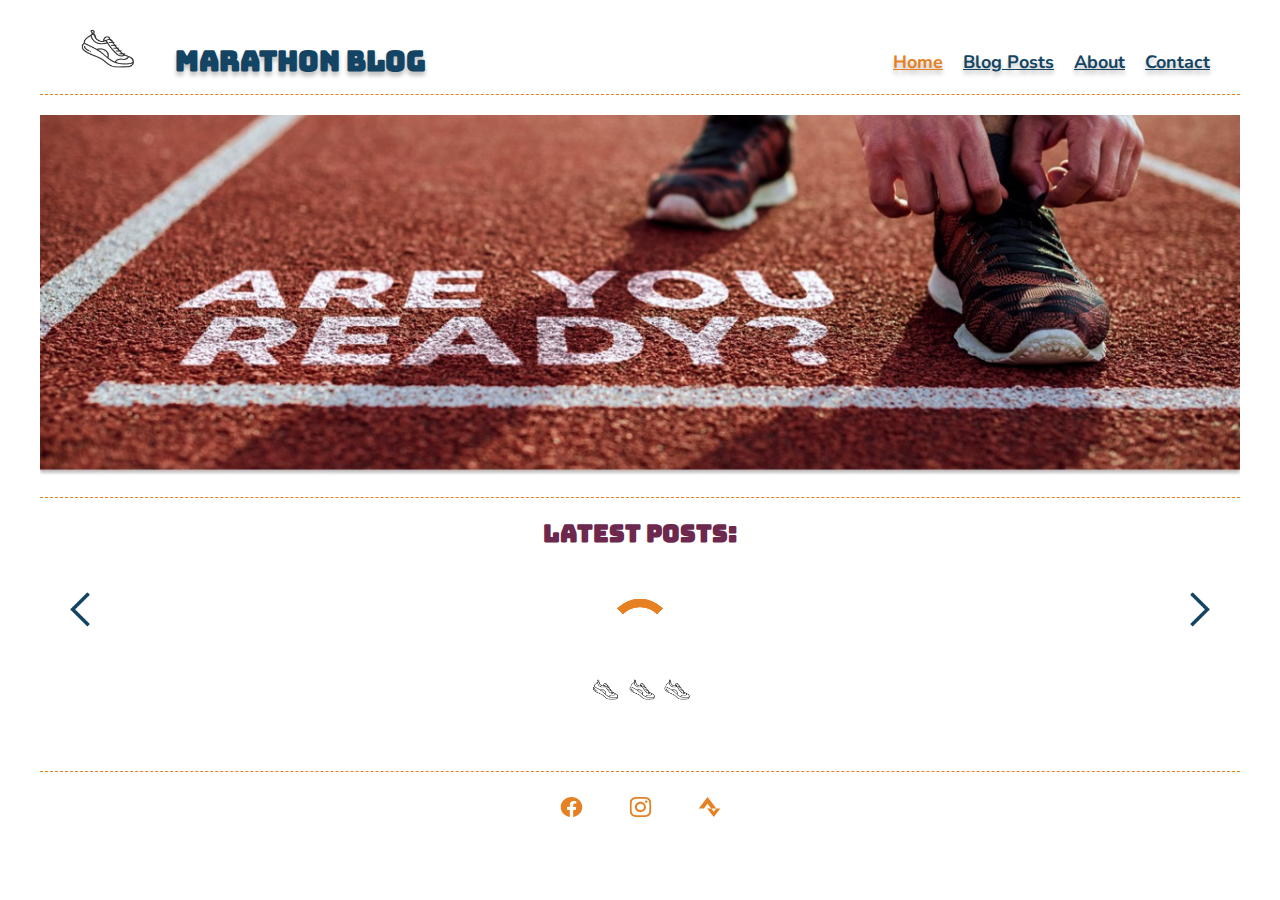
<file: index.html>
<!DOCTYPE html>
<html lang="en">
  <head>
    <meta charset="UTF-8" />
    <meta http-equiv="X-UA-Compatible" content="IE=edge" />
    <meta name="viewport" content="width=device-width, initial-scale=1.0" />
    <meta
      name="description"
      content="Anastassia Sommer's blog about marathon running, training, nutrition and other interesting tips and insites about running"
    />
    <title>Marathon Blog</title>
    <style>
      @import url("https://fonts.googleapis.com/css2?family=Bungee&family=Bungee+Spice&family=Nunito:wght@400;700&family=Poppins:wght@500&display=swap");
    </style>
    <link rel="stylesheet" href="css/style.css" />
    <!-- Hotjar Tracking Code for Marathon Blog -->
    <script>
      (function (h, o, t, j, a, r) {
        h.hj =
          h.hj ||
          function () {
            (h.hj.q = h.hj.q || []).push(arguments);
          };
        h._hjSettings = { hjid: 3377107, hjsv: 6 };
        a = o.getElementsByTagName("head")[0];
        r = o.createElement("script");
        r.async = 1;
        r.src = t + h._hjSettings.hjid + j + h._hjSettings.hjsv;
        a.appendChild(r);
      })(window, document, "https://static.hotjar.com/c/hotjar-", ".js?sv=");
    </script>
  </head>
  <body>
    <header>
      <a href="index.html"
        ><img src="./img/logo.jpg" alt="Running shoe logo" id="logo"
      /></a>

      <h1>Marathon Blog</h1>
      <nav class="nav-menu">
        <ul>
          <li class="nav-item">
            <a href="index.html" class="active-link">Home</a>
          </li>
          <li class="nav-item">
            <a href="posts.html">Blog Posts</a>
          </li>
          <li class="nav-item">
            <a href="about.html">About</a>
          </li>
          <li class="nav-item">
            <a href="contact.html">Contact</a>
          </li>
        </ul>
        <img src="./img/menu-img.jpg" alt="legs of a runner" />
      </nav>
      <div class="hamburger">
        <span class="bar"></span>
        <span class="bar"></span>
        <span class="bar"></span>
      </div>
    </header>

    <main>
      <img src="img/hero.jpeg" alt="running shoes" id="hero-img" />
      <h2 class="page-heading">Latest posts:</h2>

      <section class="container latest-container">
        <a href=""
          ><img src="/icons/left.png" alt="left arrow" id="previous"
        /></a>
        <div class="latest-container" id="slider">
          <div class="lds-ring loader-container">
            <div></div>
            <div></div>
            <div></div>
            <div></div>
          </div>
        </div>

        <a href="">
          <img src="/icons/right.png" alt="right arrow" id="next"
        /></a>
      </section>
      <img
        src="img/separator-logo.jpg"
        alt="3 running shoes "
        id="separator-logo"
      />
    </main>
    <footer>
      <a href="https://www.facebook.com/"
        ><img src="icons/fb-icon.svg" alt="Facebook icon" class="social-icon"
      /></a>
      <a href="https://www.instagram.com/"
        ><img src="icons/ig-icon.svg" alt="Instagram icon" class="social-icon"
      /></a>
      <a href="https://www.strava.com/"
        ><img src="icons/strava-icon.svg" alt="Strava icon" class="social-icon"
      /></a>
    </footer>
    <script src="./js/main.js"></script>
    <script src="./js/slider.js"></script>
  </body>
</html>
</file>
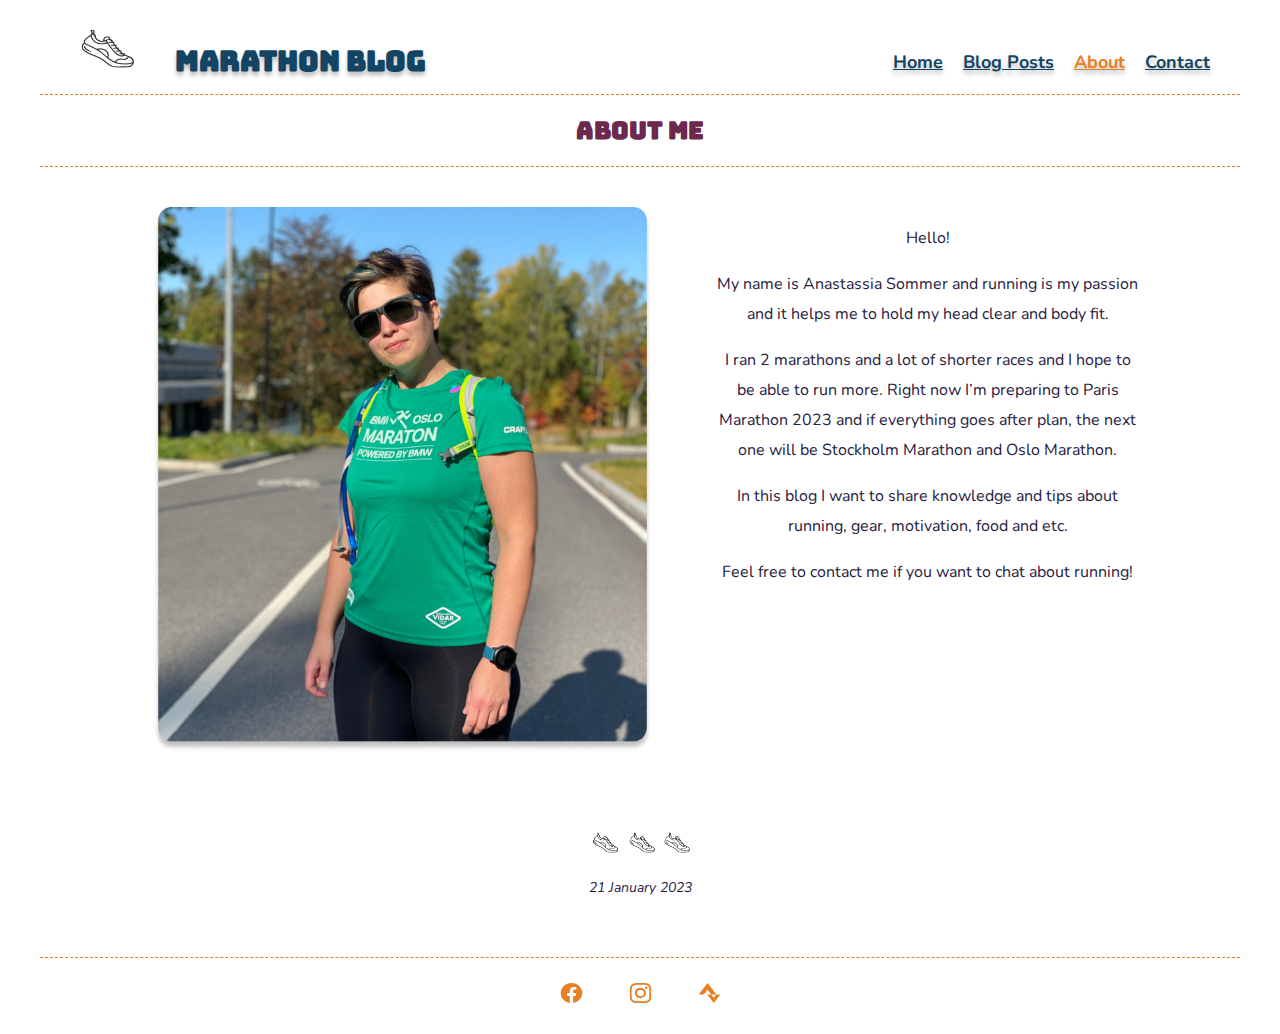
<file: about.html>
<!DOCTYPE html>
<html lang="en">
  <head>
    <meta charset="UTF-8" />
    <meta http-equiv="X-UA-Compatible" content="IE=edge" />
    <meta name="viewport" content="width=device-width, initial-scale=1.0" />
    <meta
      name="description"
      content="Information about Marathon Blog author Anastassia Sommer"
    />
    <title>About Me | Marathon Blog</title>
    <style>
      @import url("https://fonts.googleapis.com/css2?family=Bungee&family=Bungee+Spice&family=Nunito:wght@400;700&family=Poppins:wght@500&display=swap");
    </style>
    <link rel="stylesheet" href="css/style.css" />
    <!-- Hotjar Tracking Code for Marathon Blog -->
    <script>
      (function (h, o, t, j, a, r) {
        h.hj =
          h.hj ||
          function () {
            (h.hj.q = h.hj.q || []).push(arguments);
          };
        h._hjSettings = { hjid: 3377107, hjsv: 6 };
        a = o.getElementsByTagName("head")[0];
        r = o.createElement("script");
        r.async = 1;
        r.src = t + h._hjSettings.hjid + j + h._hjSettings.hjsv;
        a.appendChild(r);
      })(window, document, "https://static.hotjar.com/c/hotjar-", ".js?sv=");
    </script>
  </head>
  <body>
    <header>
      <a href="index.html"
        ><img src="./img/logo.jpg" alt="Running shoe logo" id="logo"
      /></a>

      <h1>Marathon Blog</h1>
      <nav class="nav-menu">
        <ul>
          <li class="nav-item">
            <a href="index.html">Home</a>
          </li>
          <li class="nav-item">
            <a href="posts.html">Blog Posts</a>
          </li>
          <li class="nav-item">
            <a href="about.html" class="active-link">About</a>
          </li>
          <li class="nav-item">
            <a href="contact.html">Contact</a>
          </li>
        </ul>
        <img src="./img/menu-img.jpg" alt="legs of a runner" />
      </nav>
      <div class="hamburger">
        <span class="bar"></span>
        <span class="bar"></span>
        <span class="bar"></span>
      </div>
    </header>
    <main c>
      <h2 class="page-heading border-bottom">About me</h2>
      <section class="container">
        <div class="post about-me-section">
          <a href=""
            ><img
              src="img/me.jpg"
              alt="Picture of Anastassia the marathon blogger"
              class="about-image"
          /></a>
          <div class="text about-me-text">
            <p>Hello!</p>
            <p>
              My name is Anastassia Sommer and running is my passion and it
              helps me to hold my head clear and body fit.
            </p>

            <p>
              I ran 2 marathons and a lot of shorter races and I hope to be able
              to run more. Right now I’m preparing to Paris Marathon 2023 and if
              everything goes after plan, the next one will be Stockholm
              Marathon and Oslo Marathon.
            </p>

            <p>
              In this blog I want to share knowledge and tips about running,
              gear, motivation, food and etc.
            </p>

            <p>Feel free to contact me if you want to chat about running!</p>
          </div>
        </div>

        <img
          src="./img/separator-logo.jpg"
          alt="running shoes logo separator"
          id="separator-logo"
        />
        <p class="date">21 January 2023</p>
      </section>
    </main>
    <footer>
      <a href="https://www.facebook.com/"
        ><img src="icons/fb-icon.svg" alt="Facebook icon" class="social-icon"
      /></a>
      <a href="https://www.instagram.com/"
        ><img src="icons/ig-icon.svg" alt="Instagram icon" class="social-icon"
      /></a>
      <a href="https://www.strava.com/"
        ><img src="icons/strava-icon.svg" alt="Strava icon" class="social-icon"
      /></a>
    </footer>
    <script src="./js/main.js"></script>
  </body>
</html>
</file>
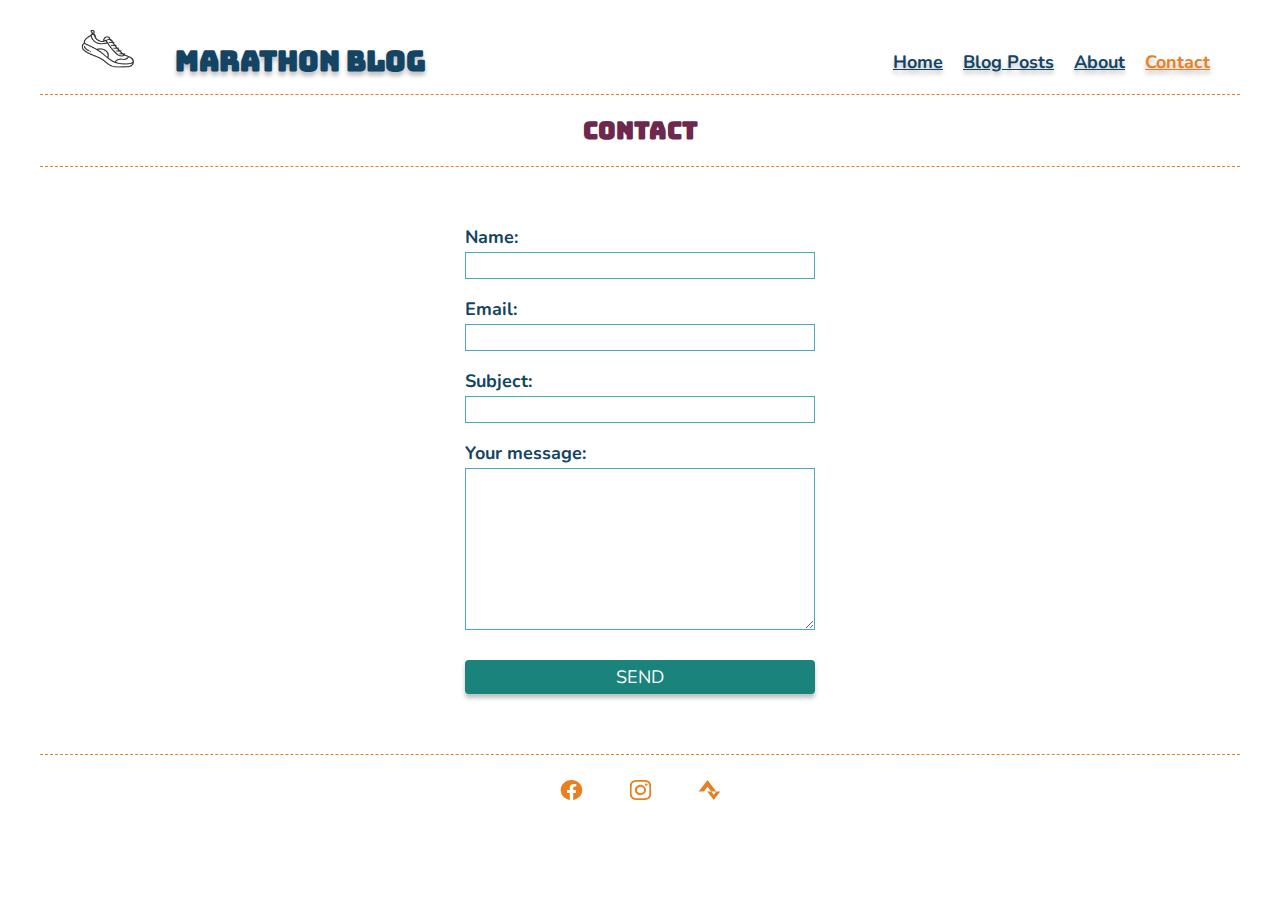
<file: contact.html>
<!DOCTYPE html>
<html lang="en">
  <head>
    <meta charset="UTF-8" />
    <meta http-equiv="X-UA-Compatible" content="IE=edge" />
    <meta name="viewport" content="width=device-width, initial-scale=1.0" />
    <meta name="description" content="Contact form for Marathon Blog site, from here can you send a message to blog author">
    <title>Contact | Marathon Blog</title>
    <style>
      @import url("https://fonts.googleapis.com/css2?family=Bungee&family=Bungee+Spice&family=Nunito:wght@400;700&family=Poppins:wght@500&display=swap");
    </style>
    <link rel="stylesheet" href="css/style.css" />
    <!-- Hotjar Tracking Code for Marathon Blog -->
<script>
  (function(h,o,t,j,a,r){
      h.hj=h.hj||function(){(h.hj.q=h.hj.q||[]).push(arguments)};
      h._hjSettings={hjid:3377107,hjsv:6};
      a=o.getElementsByTagName('head')[0];
      r=o.createElement('script');r.async=1;
      r.src=t+h._hjSettings.hjid+j+h._hjSettings.hjsv;
      a.appendChild(r);
  })(window,document,'https://static.hotjar.com/c/hotjar-','.js?sv=');
</script>
  </head>
  <body>
    <header>
      <a href="index.html"
      ><img src="./img/logo.jpg" alt="Running shoe logo" id="logo"
    /></a>

      <h1>Marathon Blog</h1>
      <nav class="nav-menu">
        <ul>
          <li class="nav-item">
            <a href="index.html">Home</a>
          </li>
          <li class="nav-item">
            <a href="posts.html">Blog Posts</a>
          </li>
          <li class="nav-item">
            <a href="about.html">About</a>
          </li>
          <li class="nav-item">
            <a href="contact.html" class="active-link">Contact</a>
          </li>
        </ul>
        <img src="./img/menu-img.jpg" alt="legs of a runner" />
      </nav>
      <div class="hamburger">
        <span class="bar"></span>
        <span class="bar"></span>
        <span class="bar"></span>
      </div>
    </header>
    <main>
      <h2 class="page-heading border-bottom">Contact</h2>
      <section class="container">
       <form>
        <label for="name">Name:</label>
        <input type="text" name="name" id="name">
        <span class="form-error name-error">Woops! Name should be at least 5 characters long</span>
        <label for="email">Email:</label>
        <input type="email" name="email" id="email">
        <span class="form-error email-error">Please, enter valid email</span>
        <label for="subject">Subject:</label>
        <input type="text" name="subject" id="subject">
        <span class="form-error subject-error">Subject should be at least 15 characters long</span>
        <label for="message">Your message:</label>
        <textarea name="message" id="message" cols="30" rows="10"></textarea>
        <span class="form-error message-error">Please, write at least 25 characters long message</span>
        <button type="submit" id="send-btn">Send</button>
       </form>
    </main>
    <footer>
      <a href="https://www.facebook.com/"
        ><img src="icons/fb-icon.svg" alt="Facebook icon" class="social-icon"
      /></a>
      <a href="https://www.instagram.com/"
        ><img src="icons/ig-icon.svg" alt="Instagram icon" class="social-icon"
      /></a>
      <a href="https://www.strava.com/"
        ><img src="icons/strava-icon.svg" alt="Strava icon" class="social-icon"
      /></a>
    </footer>
    <script src="./js/main.js"></script>
    <script src="./js/contact.js"></script>
  </body>
</html>
</file>
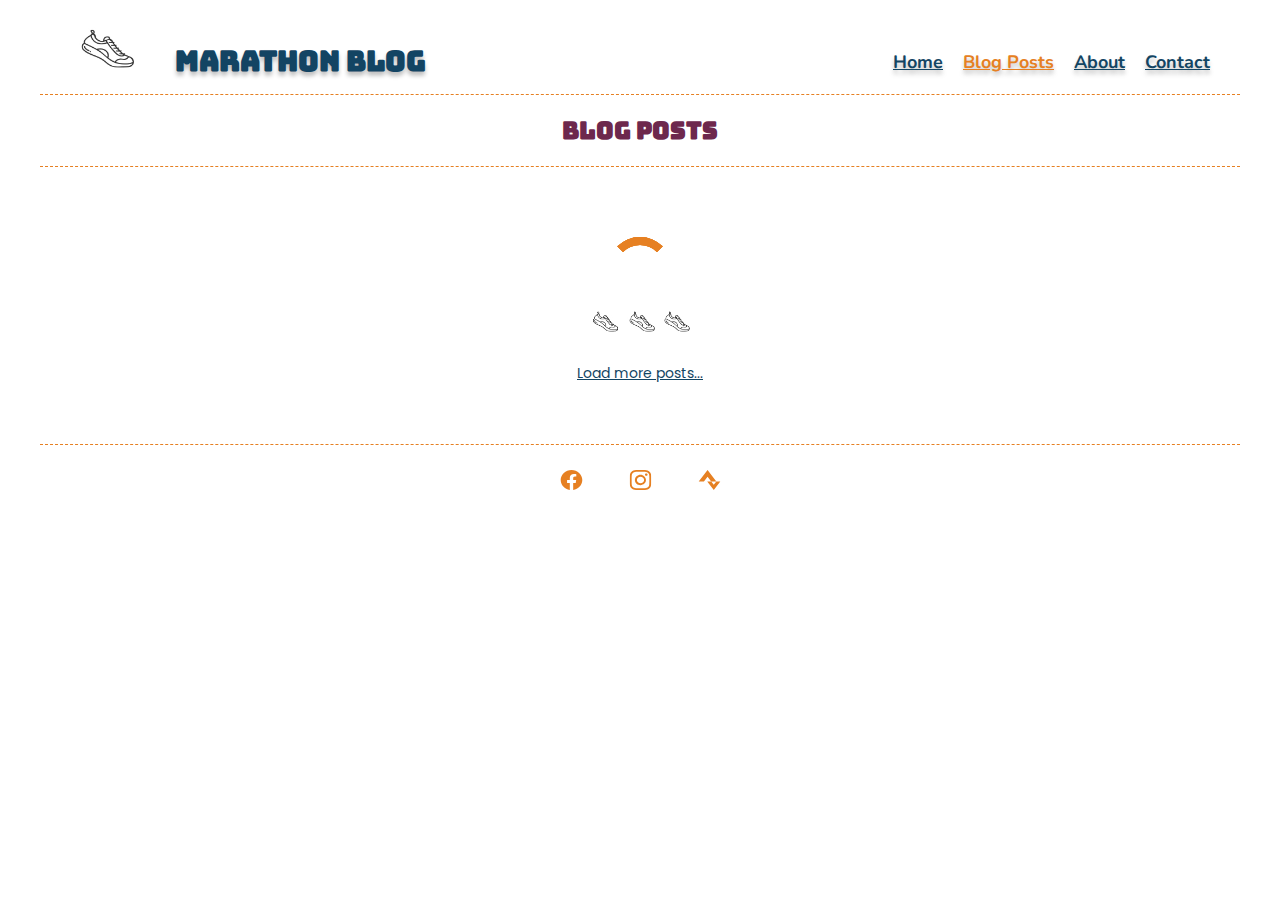
<file: posts.html>
<!DOCTYPE html>
<html lang="en">
  <head>
    <meta charset="UTF-8" />
    <meta http-equiv="X-UA-Compatible" content="IE=edge" />
    <meta name="viewport" content="width=device-width, initial-scale=1.0" />
    <meta
      name="description"
      content="Blog post list about marathon and running, here you will find information and tips about training, nutrition, running competitions and much more"
    />
    <title>Blog Posts | Marathon Blog</title>
    <style>
      @import url("https://fonts.googleapis.com/css2?family=Bungee&family=Bungee+Spice&family=Nunito:wght@400;700&family=Poppins:wght@500&display=swap");
    </style>
    <link rel="stylesheet" href="css/style.css" />
    <!-- Hotjar Tracking Code for Marathon Blog -->
    <script>
      (function (h, o, t, j, a, r) {
        h.hj =
          h.hj ||
          function () {
            (h.hj.q = h.hj.q || []).push(arguments);
          };
        h._hjSettings = { hjid: 3377107, hjsv: 6 };
        a = o.getElementsByTagName("head")[0];
        r = o.createElement("script");
        r.async = 1;
        r.src = t + h._hjSettings.hjid + j + h._hjSettings.hjsv;
        a.appendChild(r);
      })(window, document, "https://static.hotjar.com/c/hotjar-", ".js?sv=");
    </script>
  </head>
  <body>
    <header>
      <a href="index.html"
        ><img src="./img/logo.jpg" alt="Running shoe logo" id="logo"
      /></a>

      <h1>Marathon Blog</h1>
      <nav class="nav-menu">
        <ul>
          <li class="nav-item">
            <a href="index.html">Home</a>
          </li>
          <li class="nav-item">
            <a href="posts.html" class="active-link">Blog Posts</a>
          </li>
          <li class="nav-item">
            <a href="about.html">About</a>
          </li>
          <li class="nav-item">
            <a href="contact.html">Contact</a>
          </li>
        </ul>
        <img src="./img/menu-img.jpg" alt="legs of a runner" />
      </nav>
      <div class="hamburger">
        <span class="bar"></span>
        <span class="bar"></span>
        <span class="bar"></span>
      </div>
    </header>
    <main>
      <h2 class="page-heading border-bottom">Blog posts</h2>
      <section class="container posts-wrapper">
        <div class="lds-ring loader-container">
          <div></div>
          <div></div>
          <div></div>
          <div></div>
        </div>
      </section>
      <div>
        <img
          src="img/separator-logo.jpg"
          alt="3 running shoes "
          id="separator-logo"
        />
        <a href="#" id="load-more">Load more posts...</a>
      </div>
    </main>
    <footer>
      <a href="https://www.facebook.com/"
        ><img src="icons/fb-icon.svg" alt="Facebook icon" class="social-icon"
      /></a>
      <a href="https://www.instagram.com/"
        ><img src="icons/ig-icon.svg" alt="Instagram icon" class="social-icon"
      /></a>
      <a href="https://www.strava.com/"
        ><img src="icons/strava-icon.svg" alt="Strava icon" class="social-icon"
      /></a>
    </footer>
    <script src="./js/main.js"></script>
    <script src="./js/posts.js"></script>
  </body>
</html>
</file>
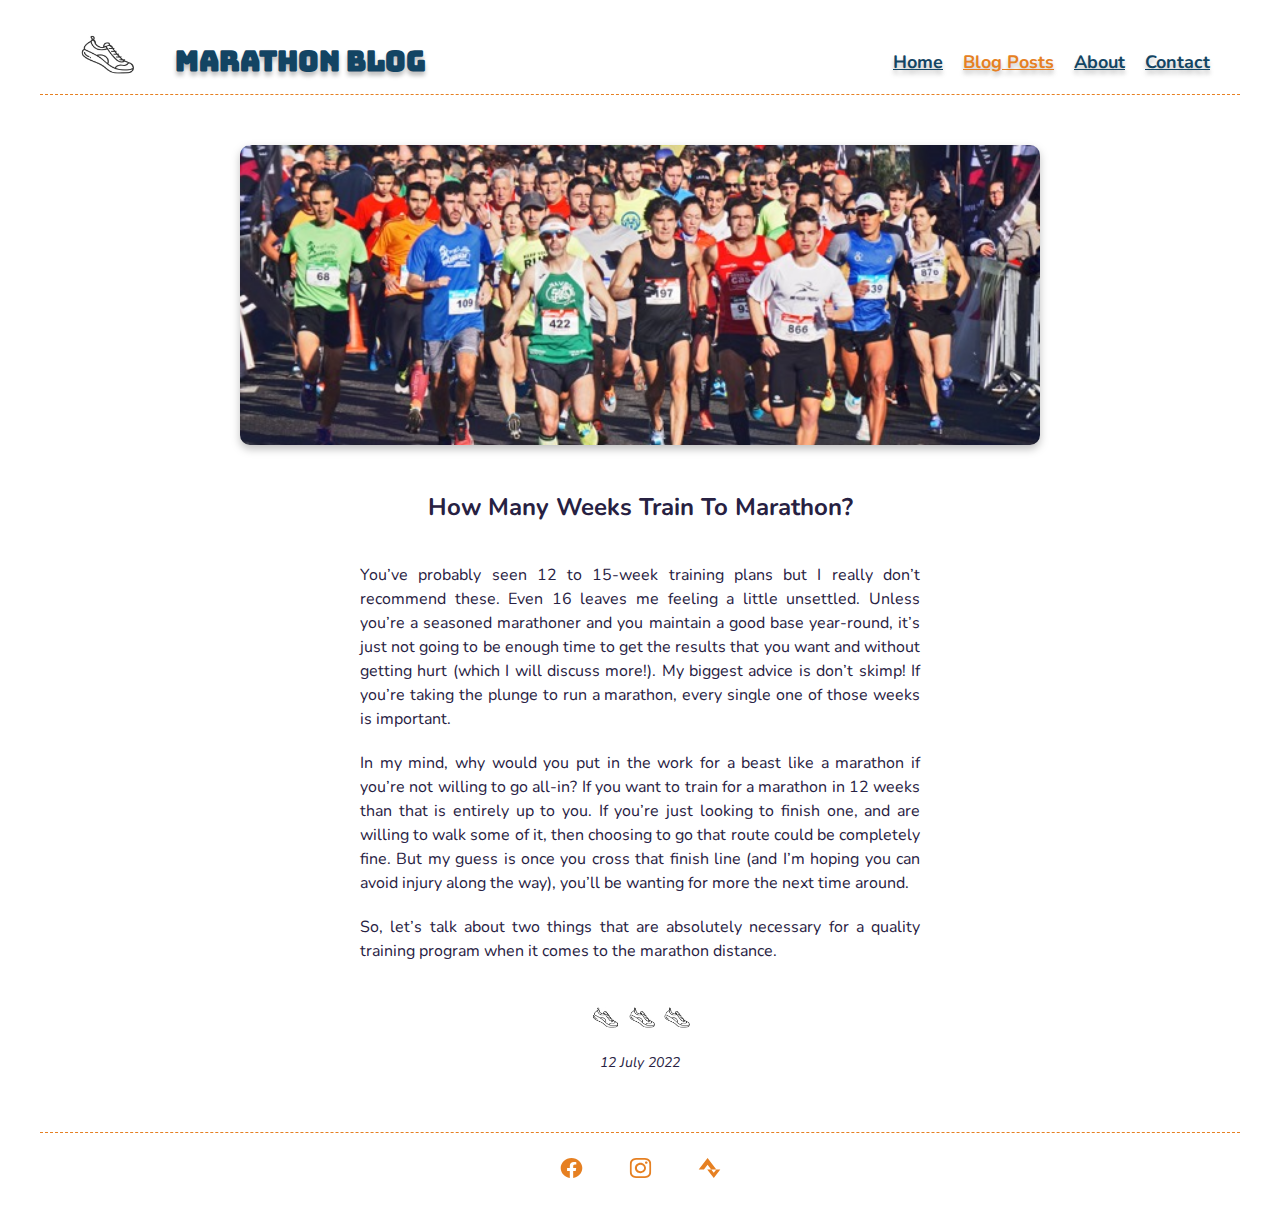
<file: sceificpost.html>
<!DOCTYPE html>
<html lang="en">
  <head>
    <meta charset="UTF-8" />
    <meta http-equiv="X-UA-Compatible" content="IE=edge" />
    <meta name="viewport" content="width=device-width, initial-scale=1.0" />
    <title>Marathon Blog</title>
    <style>
      @import url("https://fonts.googleapis.com/css2?family=Bungee&family=Bungee+Spice&family=Nunito:wght@400;700&family=Poppins:wght@500&display=swap");
    </style>
    <link rel="stylesheet" href="css/style.css" />
  </head>
  <body>
    <header>
      <img src="./img/logo.jpg" alt="Running shoe logo" id="logo" />

      <h1>Marathon Blog</h1>
      <nav class="nav-menu">
        <ul>
          <li class="nav-item">
            <a href="index.html">Home</a>
          </li>
          <li class="nav-item">
            <a href="posts.html" class="active-link">Blog Posts</a>
          </li>
          <li class="nav-item">
            <a href="about.html">About</a>
          </li>
          <li class="nav-item">
            <a href="contact.html">Contact</a>
          </li>
        </ul>
        <img src="./img/menu-img.jpg" alt="legs of a runner" />
      </nav>
      <div class="hamburger">
        <span class="bar"></span>
        <span class="bar"></span>
        <span class="bar"></span>
      </div>
    </header>

    <main>
      <section class="container spec-post-container">
        <img
          src="img/img11.jpeg"
          alt="running shoes"
          id="spec-post-img"
          class="post-image"
        />
        <h2 class="spec-post-heading">How Many Weeks Train To Marathon?</h2>
     
       
          <p class="spec-post-text">
            You’ve probably seen 12 to 15-week training plans but I really don’t recommend these. Even 16 leaves me feeling a little unsettled. Unless you’re a seasoned marathoner and you maintain a good base year-round, it’s just not going to be enough time to get the results that you want and without getting hurt (which I will discuss more!). My biggest advice is don’t skimp! If you’re taking the plunge to run a marathon, every single one of those weeks is important.</p>

            <p class="spec-post-text">In my mind, why would you put in the work for a beast like a marathon if you’re not willing to go all-in? If you want to train for a marathon in 12 weeks than that is entirely up to you. If you’re just looking to finish one, and are willing to walk some of it, then choosing to go that route could be completely fine. But my guess is once you cross that finish line (and I’m hoping you can avoid injury along the way), you’ll be wanting for more the next time around.

                <p class="spec-post-text">So, let’s talk about two things that are absolutely necessary for a quality training program when it comes to the marathon distance.</p>
          </p>
  
        </div>
        <div class="modal-container">
      <div class="modal">
        
      </div></div>
      
      <img
        src="img/separator-logo.jpg"
        alt="3 running shoes "
        id="separator-logo"
        class="spec-post-separator"
      />
      <p class="date">12 July 2022</p>
    </section>
    </main>
    <footer>
      <a href="#"
        ><img src="icons/fb-icon.svg" alt="Facebook icon" class="social-icon"
      /></a>
      <a href="#"
        ><img src="icons/ig-icon.svg" alt="Instagram icon" class="social-icon"
      /></a>
      <a href="#"
        ><img src="icons/strava-icon.svg" alt="Strava icon" class="social-icon"
      /></a>
    </footer>
    <script src="./js/main.js"></script>
  </body>
</html>
</file>
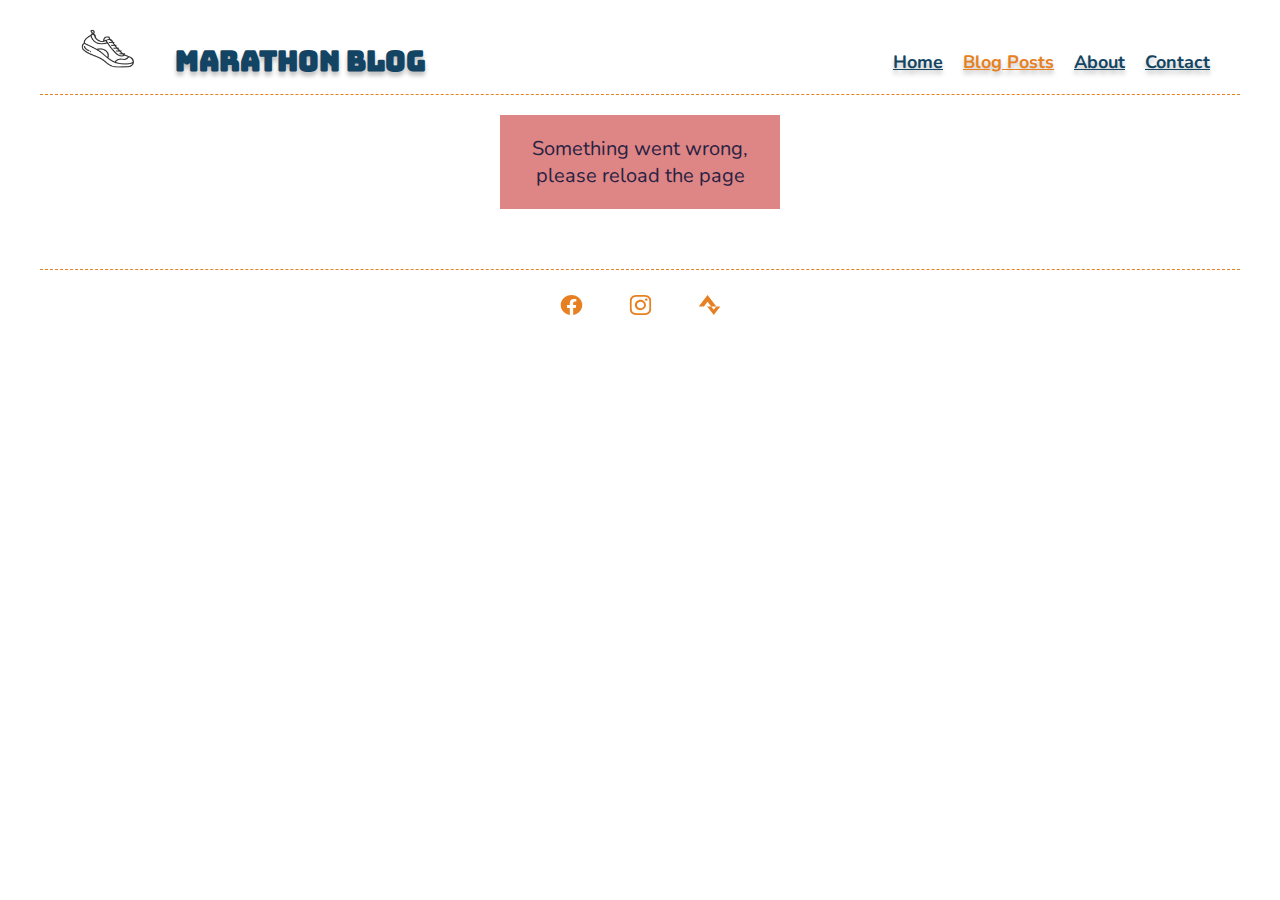
<file: specificpost.html>
<!DOCTYPE html>
<html lang="en">
  <head>
    <meta charset="UTF-8" />
    <meta http-equiv="X-UA-Compatible" content="IE=edge" />
    <meta name="viewport" content="width=device-width, initial-scale=1.0" />
    <meta
      name="description"
      content="Specific post page about running or training"
    />
    <title>Marathon Blog</title>
    <style>
      @import url("https://fonts.googleapis.com/css2?family=Bungee&family=Bungee+Spice&family=Nunito:wght@400;700&family=Poppins:wght@500&display=swap");
    </style>
    <link rel="stylesheet" href="css/style.css" />
    <!-- Hotjar Tracking Code for Marathon Blog -->
    <script>
      (function (h, o, t, j, a, r) {
        h.hj =
          h.hj ||
          function () {
            (h.hj.q = h.hj.q || []).push(arguments);
          };
        h._hjSettings = { hjid: 3377107, hjsv: 6 };
        a = o.getElementsByTagName("head")[0];
        r = o.createElement("script");
        r.async = 1;
        r.src = t + h._hjSettings.hjid + j + h._hjSettings.hjsv;
        a.appendChild(r);
      })(window, document, "https://static.hotjar.com/c/hotjar-", ".js?sv=");
    </script>
  </head>
  <body>
    <header>
      <a href="index.html"
        ><img src="./img/logo.jpg" alt="Running shoe logo" id="logo"
      /></a>

      <h1>Marathon Blog</h1>
      <nav class="nav-menu">
        <ul>
          <li class="nav-item">
            <a href="index.html">Home</a>
          </li>
          <li class="nav-item">
            <a href="posts.html" class="active-link">Blog Posts</a>
          </li>
          <li class="nav-item">
            <a href="about.html">About</a>
          </li>
          <li class="nav-item">
            <a href="contact.html">Contact</a>
          </li>
        </ul>
        <img src="./img/menu-img.jpg" alt="legs of a runner" />
      </nav>
      <div class="hamburger">
        <span class="bar"></span>
        <span class="bar"></span>
        <span class="bar"></span>
      </div>
    </header>

    <main>
      <section class="container spec-post-container">
        <div class="lds-ring loader-container">
          <div></div>
          <div></div>
          <div></div>
          <div></div>
        </div>
      </section>
    </main>
    <footer>
      <a href="https://www.facebook.com/"
        ><img src="icons/fb-icon.svg" alt="Facebook icon" class="social-icon"
      /></a>
      <a href="https://www.instagram.com/"
        ><img src="icons/ig-icon.svg" alt="Instagram icon" class="social-icon"
      /></a>
      <a href="https://www.strava.com/"
        ><img src="icons/strava-icon.svg" alt="Strava icon" class="social-icon"
      /></a>
    </footer>
    <script src="./js/main.js"></script>
    <script src="./js/error-message.js"></script>
    <script src="./js/specificpost.js"></script>
  </body>
</html>
</file>
<file: css/style.css>
:root {
  --heading-font: "Bungee", cursive;
  --text-font: "Nunito", sans-serif;
  --post-link-font: "Poppins", sans-serif;
  --link-color: #134563;
  --heading-color: hsla(203, 68%, 23%, 1);
  --text-color: #272142;
  --border-color: #e68022;
  --footer-color: #fff;
  --post-link-color: #e68022;
  --border-dashed: var(--border-color) 1px dashed;
}

/* Basic Styles */

body {
  font-family: var(--text-font);
  color: var(--text-color);
  margin: 0;
  padding: 0;
  box-sizing: border-box;
  text-align: center;
}

header {
  display: flex;
  border-bottom: var(--border-color) 1px dashed;
  justify-content: space-between;
  align-items: center;
}

#logo {
  width: 60px;
  height: 40px;
}

h1 {
  font-family: var(--heading-font);
  color: var(--heading-color);
  text-shadow: 0px 4px 4px hsla(0, 0%, 0%, 0.25);
  text-align: center;
  font-size: 28px;
}

#hero-img {
  display: none;
}

.page-heading {
  font-family: var(--heading-font);
  color: #6d284d;
}

.date {
  font-size: 14px;
  font-style: italic;
}

/* Navigation */
.nav-menu {
  display: inline-block;
  position: fixed;
  left: -100%;
  top: 3rem;
  background-color: #fff;
  width: 100%;
  text-align: center;
  transition: 0.3s;
  z-index: 1;
  margin-top: 40px;
  border-bottom: var(--border-dashed);
}

.nav-menu ul {
  list-style: none;
  margin-right: 30px;
}

.nav-menu.active {
  left: 0;
}

.nav-item {
  margin: 0 auto 10px;
  font-family: var(--text-font);
  font-weight: bold;
  font-size: 26px;
}

.nav-item a {
  color: var(--link-color);
}

.nav-item .active-link,
.nav-item a:hover {
  color: var(--post-link-color);
}

.bar {
  display: block;
  width: 35px;
  height: 4px;
  margin: 5px 15px;
  transition: all 0.3s ease-in-out;
  background-color: var(--heading-color);
}

.hamburger {
  display: block;
  cursor: pointer;
}

/* hamburger icon transition to X */
.hamburger.active .bar:nth-child(2) {
  opacity: 0;
}

.hamburger.active .bar:nth-child(1) {
  transform: translateY(10px) rotate(45deg);
}

.hamburger.hamburger.active .bar:nth-child(3) {
  transform: translateY(-8px) rotate(-45deg);
}

nav img {
  width: 80%;
  margin: 20px;
}

/* Spinner */

.lds-ring {
  display: inline-block;
  position: relative;
  width: 80px;
  height: 80px;
}
.lds-ring div {
  box-sizing: border-box;
  display: block;
  position: absolute;
  width: 64px;
  height: 64px;
  margin-top: 30px;
  border: 8px solid #0b0b0b;
  border-radius: 50%;
  animation: lds-ring 1.2s cubic-bezier(0.5, 0, 0.5, 1) infinite;
  border-color: var(--border-color) transparent transparent transparent;
}
.lds-ring div:nth-child(1) {
  animation-delay: -0.45s;
}
.lds-ring div:nth-child(2) {
  animation-delay: -0.3s;
}
.lds-ring div:nth-child(3) {
  animation-delay: -0.15s;
}
@keyframes lds-ring {
  0% {
    transform: rotate(0deg);
  }
  100% {
    transform: rotate(360deg);
  }
}

.loader-container {
  display: flex;
  justify-content: center;
  margin: 0 auto;
}

/* Latest posts section */

.container {
  width: 90%;
  margin: 0 auto;
}

#previous,
#next {
  width: 80px;
  display: none;
}

.post {
  margin-bottom: 60px;
}

.post-image {
  width: 100%;
  height: 200px;
  object-fit: cover;
  border-radius: 10px;
  filter: drop-shadow(0px 4px 4px rgba(0, 0, 0, 0.25));
}

.post-heading {
  margin: 20px auto 10px;
  font-size: 20px;
  font-weight: bold;
}

.post-short-desc {
  padding: 0 20px;
  margin-bottom: 20px;
}

.post-link {
  font-family: var(--post-link-font);
  color: var(--post-link-color);
  font-size: 14px;
}

.post-link:hover {
  background-color: #f5f5f5;
  color: #134563;
  padding: 5px;
}

#separator-logo {
  width: 110px;
  height: 30px;
  margin-top: 20px;
}

#load-more {
  display: block;
  margin: 20px;
  color: var(--link-color);
  font-family: var(--post-link-font);
  font-size: 14px;
}

#load-more:hover {
  color: var(--post-link-color);
}

/* Blog Posts page */

.border-bottom {
  padding-bottom: 20px;
  border-bottom: var(--border-dashed);
  margin-bottom: 40px;
}

/* About Me page */

.about-image {
  width: 95%;
}

.text {
  width: 80%;
  margin: 0 auto;
  font-family: var(--text-font);
  line-height: 30px;
}

/* Footer */
footer {
  margin-top: 60px;
  padding: 5px 0;
  background-color: var(--footer-color);
  border-top: var(--border-dashed);
}

.social-icon {
  width: 25px;
  height: 20px;
  margin: 20px;
}

/* Contact page */
form {
  display: flex;
  text-align: left;
  flex-direction: column;
  width: 60%;
  max-width: 350px;
  margin: 0 auto;
  font-family: var(--text-font);
  color: var(--link-color);
  font-weight: bold;
  font-size: 18px;
}

label {
  margin: 15px 0 0;
  padding: 3px 0;
}

input,
textarea {
  border: 1px solid #49aabe;
  padding: 5px;
}

.form-error {
  font-size: 16px;
  color: #de5068;
  background-color: #fee9ed;
  margin-top: 3px;
  padding: 5px;
  display: none;
}

#send-btn {
  cursor: pointer;
  font-family: var(--text-font);
  font-size: 18px;
  text-transform: uppercase;
  margin-top: 30px;
  color: #fff;
  background-color: #19837c;
  border: none;
  padding: 5px 15px;
  border-radius: 4px;
  box-shadow: 0px 4px 4px rgba(0, 0, 0, 0.25);
}

#send-btn:hover {
  background-color: var(--post-link-color);
  font-weight: bold;
  transition: all 0.2s;
}

/* Specific Post page */

#spec-post-img {
  margin-top: 30px;
  width: 100%;
  object-fit: cover;
  cursor: pointer;
  transition: 0.3s;
}

.spec-post-heading {
  margin: 40px auto;
}

.spec-post-container {
  width: 80%;
}

.spec-post-text {
  width: 90%;
  margin: 0 auto 20px;
  line-height: 1.5;
  text-align: justify;
}

.spec-post-separator {
  margin-top: 30px;
}

.modal-container {
  display: none;
}

.error {
  padding: 20px;
  background-color: #de8585;
  width: 30%;
  margin: 20px auto 0;
  font-size: 20px;
}

.remove-dots {
  list-style: none;
}

/* Media Queries */

@media (min-width: 800px) {
  body {
    max-width: 1200px;
    margin: 0 auto;
  }

  header {
    padding: 0 0 10px 20px;
    margin: 0 auto 20px;
    justify-content: center;
    align-items: flex-end;
  }

  h1 {
    margin: 0 auto 5px 0;
    width: 450px;
  }

  #logo {
    margin-left: 5px;
    margin-right: 5px;
    height: auto;
    width: 80px;
  }

  .hamburger {
    display: none;
  }

  .nav-menu img {
    display: none;
  }

  .nav-menu {
    position: initial;
    border: none;
  }

  .nav-menu ul {
    margin: 0 20px;
    display: flex;
    flex-direction: row;
    justify-content: flex-end;
  }

  .nav-item {
    margin: 10px;
    font-size: 16px;
    text-shadow: 0px 4px 4px rgba(0, 0, 0, 0.25);
  }

  #hero-img {
    display: block;
    width: 100%;
    max-width: 1400px;
    margin: 10px auto;
    border-bottom: var(--border-dashed);
    padding-bottom: 20px;
  }

  .latest-short-desc {
    width: 70%;
    margin: 10px auto;
  }

  .about-me-section {
    width: 100%;
    display: flex;
    flex-direction: row;
    justify-content: space-between;
    align-items: flex-start;
    max-width: 1000px;
    margin: 0 auto 50px;
  }

  .about-me-text {
    margin-left: 50px;
    max-width: 425px;
  }

  .post-container {
    max-width: 1000px;
    margin: 0 auto 50px;
    display: flex;
    flex-direction: row;
    justify-content: center;
    border-bottom: var(--border-dashed);
  }

  .post-image {
    width: 400px;
  }

  .post-info {
    margin-left: 50px;
    max-width: 500px;
  }
  #spec-post-img {
    height: 300px;
    max-width: 1100px;
  }

  .modal {
    width: 80%;
  }
}

@media (min-width: 1000px) {
  .modal-container {
    z-index: 1;
    position: fixed;
    left: 50%;
    top: 40%;
    transform: translate(-50%, -50%);
    width: 100%;
    height: 50%;
    overflow: auto;
    background-color: rgba(0, 0, 0, 0.8);
    filter: drop-shadow(0px 4px 4px rgba(0, 0, 0, 0.25));
    border-radius: 4px;
    padding: 50px;
    height: 100vh;
    background-repeat: no-repeat;
    background-position: center;
    background-size: 80%;
  }

  .modal {
    display: block;
    width: 80%;
    margin: 0 auto 20px;
    position: fixed;
    top: 30%;
    left: 10%;
  }
}

@media (min-width: 1200px) {
  .nav-item {
    font-size: 18px;
  }
  .latest-container {
    display: flex;
    flex-direction: row;
    margin: 0 auto;
    width: 100%;
    justify-items: center;
    align-items: baseline;
    max-width: 1400px;
    gap: 20px;
  }

  .post-heading {
    width: 80%;
  }

  .post-short-desc {
    margin: 10px auto;
    width: 80%;
  }

  .thumbnail {
    width: 300px;
    margin-top: 20px;
  }

  #previous,
  #next {
    display: inline-block;
  }

  .spec-post-container {
    max-width: 800px;
  }

  .spec-post-text {
    max-width: 70%;
  }

  #modal-img {
    width: 50%;
    height: auto;
    margin: 0 auto;
  }
}
</file>
